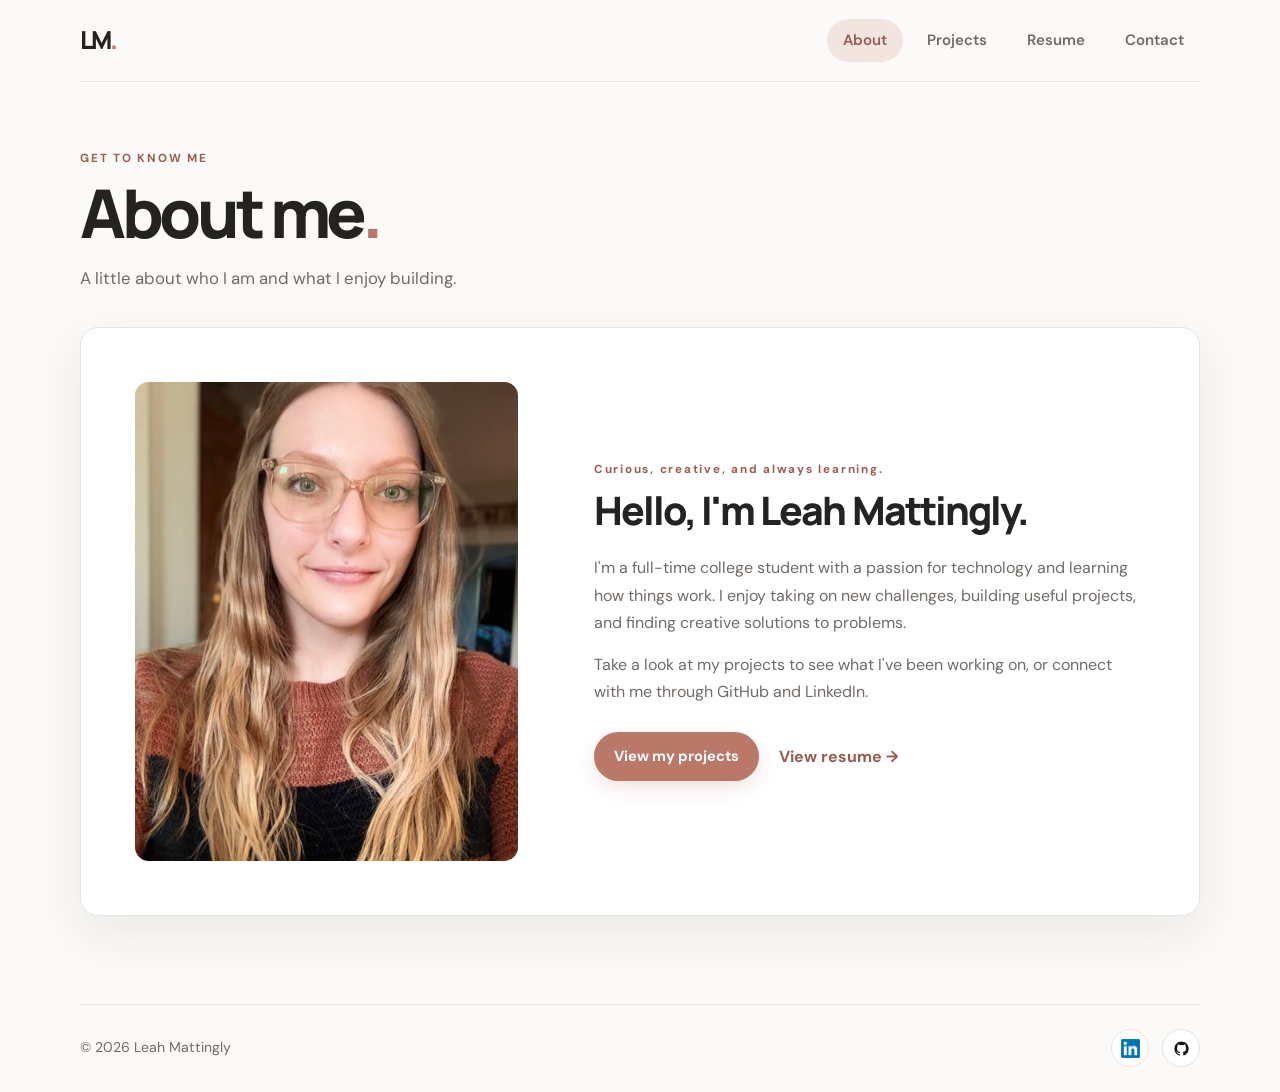
<file: index.html>
<!DOCTYPE html>
<html lang="en">
<head>
    <meta charset="UTF-8">
    <meta name="viewport" content="width=device-width, initial-scale=1.0">
    <meta name="description" content="Leah Mattingly's portfolio — web development, software projects, and professional experience.">
    <title>About | Leah Mattingly</title>
    <link rel="preconnect" href="https://fonts.googleapis.com">
    <link rel="preconnect" href="https://fonts.gstatic.com" crossorigin>
    <link href="https://fonts.googleapis.com/css2?family=DM+Sans:wght@400;500;600;700&family=Manrope:wght@500;600;700;800&display=swap" rel="stylesheet">
    <link rel="stylesheet" href="styles.css">
</head>
<body>
    <nav class="site-nav" aria-label="Main navigation">
        <a class="brand" href="index.html">LM<span>.</span></a>
        <ul class="nav-links">
            <li><a class="active" href="index.html" aria-current="page">About</a></li>
            <li><a href="projects.html">Projects</a></li>
            <li><a href="resume.html">Resume</a></li>
            <li><a href="contact.html">Contact</a></li>
        </ul>
    </nav>

    <main class="page-shell">
        <section class="page-heading">
            <p class="eyebrow">GET TO KNOW ME</p>
            <h1>About me<span>.</span></h1>
            <p class="page-intro">A little about who I am and what I enjoy building.</p>
        </section>

        <section class="about-card" aria-labelledby="about-title">
            <div class="profile-photo">
                <img src="me.jpeg" alt="Leah smiling, wearing glasses">
            </div>
            <div class="about-copy">
                <p class="eyebrow">Curious, creative, and always learning.</p>
                <h2 id="about-title">Hello, I'm Leah Mattingly<span>.</span></h2>
                <p>I'm a full-time college student with a passion for technology and learning how things work. I enjoy taking on new challenges, building useful projects, and finding creative solutions to problems.</p>
                <p I'm always looking for opportunities to strengthen my skills and turn what I'm learning into something practical.</p>
                <p>Take a look at my projects to see what I've been working on, or connect with me through GitHub and LinkedIn.</p>
                <div class="about-actions">
                    <a class="button button-primary" href="projects.html">View my projects</a>
                    <a class="text-link" href="resume.html">View resume <span aria-hidden="true">→</span></a>
                </div>
            </div>
        </section>
    </main>

    <footer class="site-footer">
        <p>© <span class="year">2026</span> Leah Mattingly</p>
        <div class="social-icons">
            <a href="www.linkedin.com/in/leah-mattingly-0b9312377" target="_blank" rel="noopener noreferrer" aria-label="LinkedIn">
                <img src="linkedin-icon.png" alt="">
            </a>
            <a href="https://github.com/lmattingly6" target="_blank" rel="noopener noreferrer" aria-label="GitHub">
                <img src="github-icon.png" alt="">
            </a>
        </div>
    </footer>
</body>
</html>
</file>
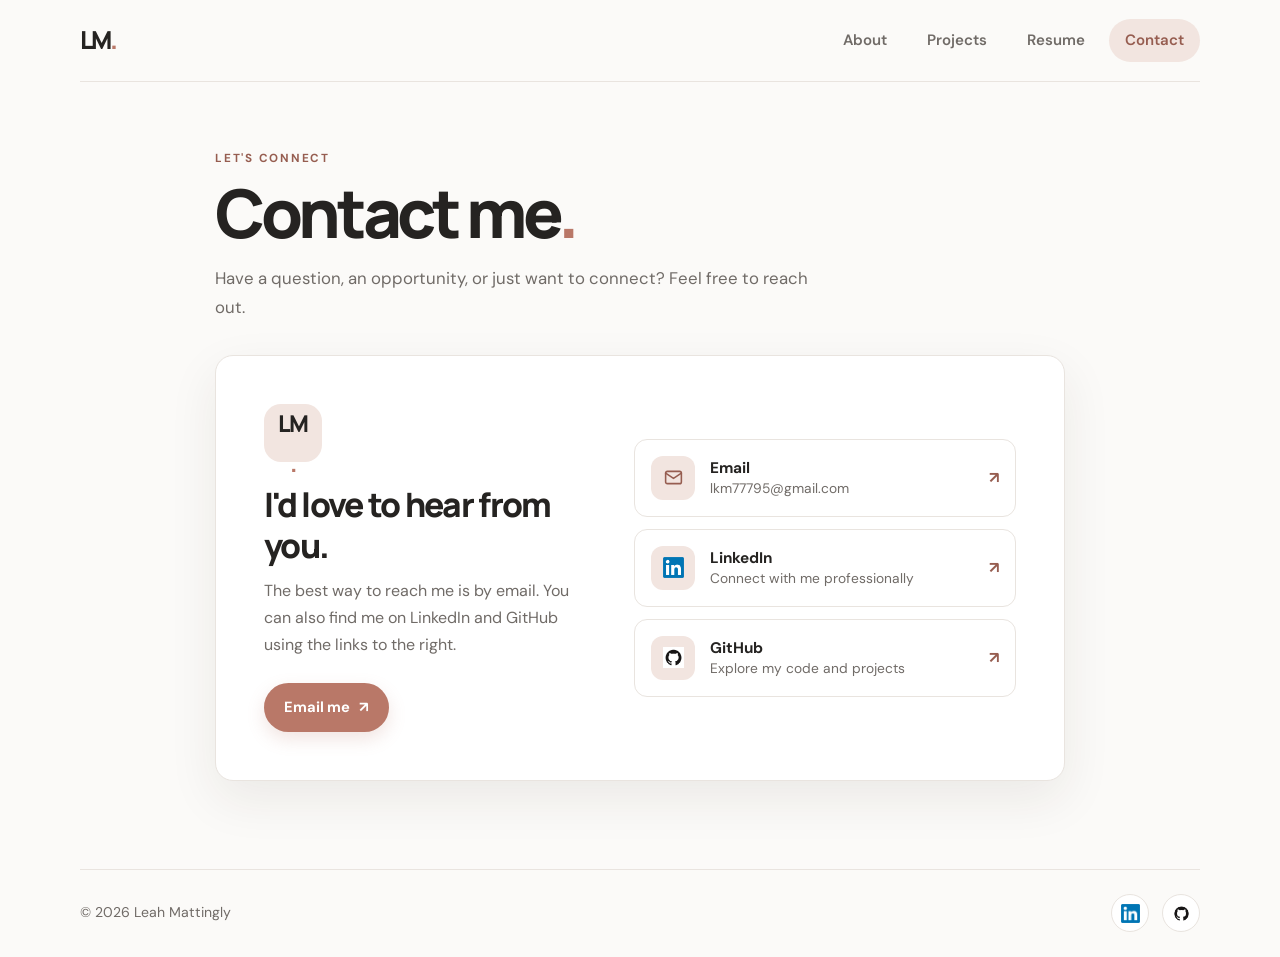
<file: contact.html>
<!DOCTYPE html>
<html lang="en">
<head>
    <meta charset="UTF-8">
    <meta name="viewport" content="width=device-width, initial-scale=1.0">
    <meta name="description" content="Contact Leah Mattingly and connect through email, LinkedIn, and GitHub.">
    <title>Contact | Leah Mattingly</title>
    <link rel="preconnect" href="https://fonts.googleapis.com">
    <link rel="preconnect" href="https://fonts.gstatic.com" crossorigin>
    <link href="https://fonts.googleapis.com/css2?family=DM+Sans:wght@400;500;600;700&family=Manrope:wght@500;600;700;800&display=swap" rel="stylesheet">
    <link rel="stylesheet" href="styles.css">
</head>
<body>
    <nav class="site-nav" aria-label="Main navigation">
        <a class="brand" href="index.html">LM<span>.</span></a>
        <ul class="nav-links">
            <li><a href="index.html">About</a></li>
            <li><a href="projects.html">Projects</a></li>
            <li><a href="resume.html">Resume</a></li>
            <li><a class="active" href="contact.html" aria-current="page">Contact</a></li>
        </ul>
    </nav>

    <main class="page-shell page-shell-narrow">
        <section class="page-heading">
            <p class="eyebrow">LET'S CONNECT</p>
            <h1>Contact me<span>.</span></h1>
            <p class="page-intro">Have a question, an opportunity, or just want to connect? Feel free to reach out.</p>
        </section>

        <section class="contact-card" aria-label="Contact information">
            <div class="contact-intro">
                <div class="contact-mark" aria-hidden="true">LM<span>.</span></div>
                <h2>I'd love to hear from you.</h2>
                <p>The best way to reach me is by email. You can also find me on LinkedIn and GitHub using the links to the right.</p>
                <a class="button button-primary" href="mailto:lmattingly6@ivytech.edu">Email me <span aria-hidden="true">↗</span></a>
            </div>

            <div class="contact-links">
                <a class="contact-link" href="mailto:lkm77795@gmail.com">
                    <span class="contact-icon" aria-hidden="true">
                        <svg viewBox="0 0 24 24" fill="none" stroke="currentColor" stroke-width="1.8" stroke-linecap="round" stroke-linejoin="round">
                            <rect x="3" y="5" width="18" height="14" rx="2"></rect>
                            <path d="m3 7 9 6 9-6"></path>
                        </svg>
                    </span>
                    <span class="contact-link-copy">
                        <strong>Email</strong>
                        <span>lkm77795@gmail.com</span>
                    </span>
                    <span class="contact-arrow" aria-hidden="true">↗</span>
                </a>

                <a class="contact-link" href="www.linkedin.com/in/leah-mattingly-0b9312377" target="_blank" rel="noopener noreferrer">
                    <span class="contact-icon social-contact-icon">
                        <img src="linkedin-icon.png" alt="">
                    </span>
                    <span class="contact-link-copy">
                        <strong>LinkedIn</strong>
                        <span>Connect with me professionally</span>
                    </span>
                    <span class="contact-arrow" aria-hidden="true">↗</span>
                </a>

                <a class="contact-link" href="https://github.com/lmattingly6" target="_blank" rel="noopener noreferrer">
                    <span class="contact-icon social-contact-icon">
                        <img src="github-icon.png" alt="">
                    </span>
                    <span class="contact-link-copy">
                        <strong>GitHub</strong>
                        <span>Explore my code and projects</span>
                    </span>
                    <span class="contact-arrow" aria-hidden="true">↗</span>
                </a>
            </div>
        </section>
    </main>

    <footer class="site-footer">
        <p>© <span class="year">2026</span> Leah Mattingly</p>
        <div class="social-icons">
            <a href="www.linkedin.com/in/leah-mattingly-0b9312377" target="_blank" rel="noopener noreferrer" aria-label="LinkedIn">
                <img src="linkedin-icon.png" alt="">
            </a>
            <a href="https://github.com/lmattingly6" target="_blank" rel="noopener noreferrer" aria-label="GitHub">
                <img src="github-icon.png" alt="">
            </a>
        </div>
    </footer>
</body>
</html>
</file>
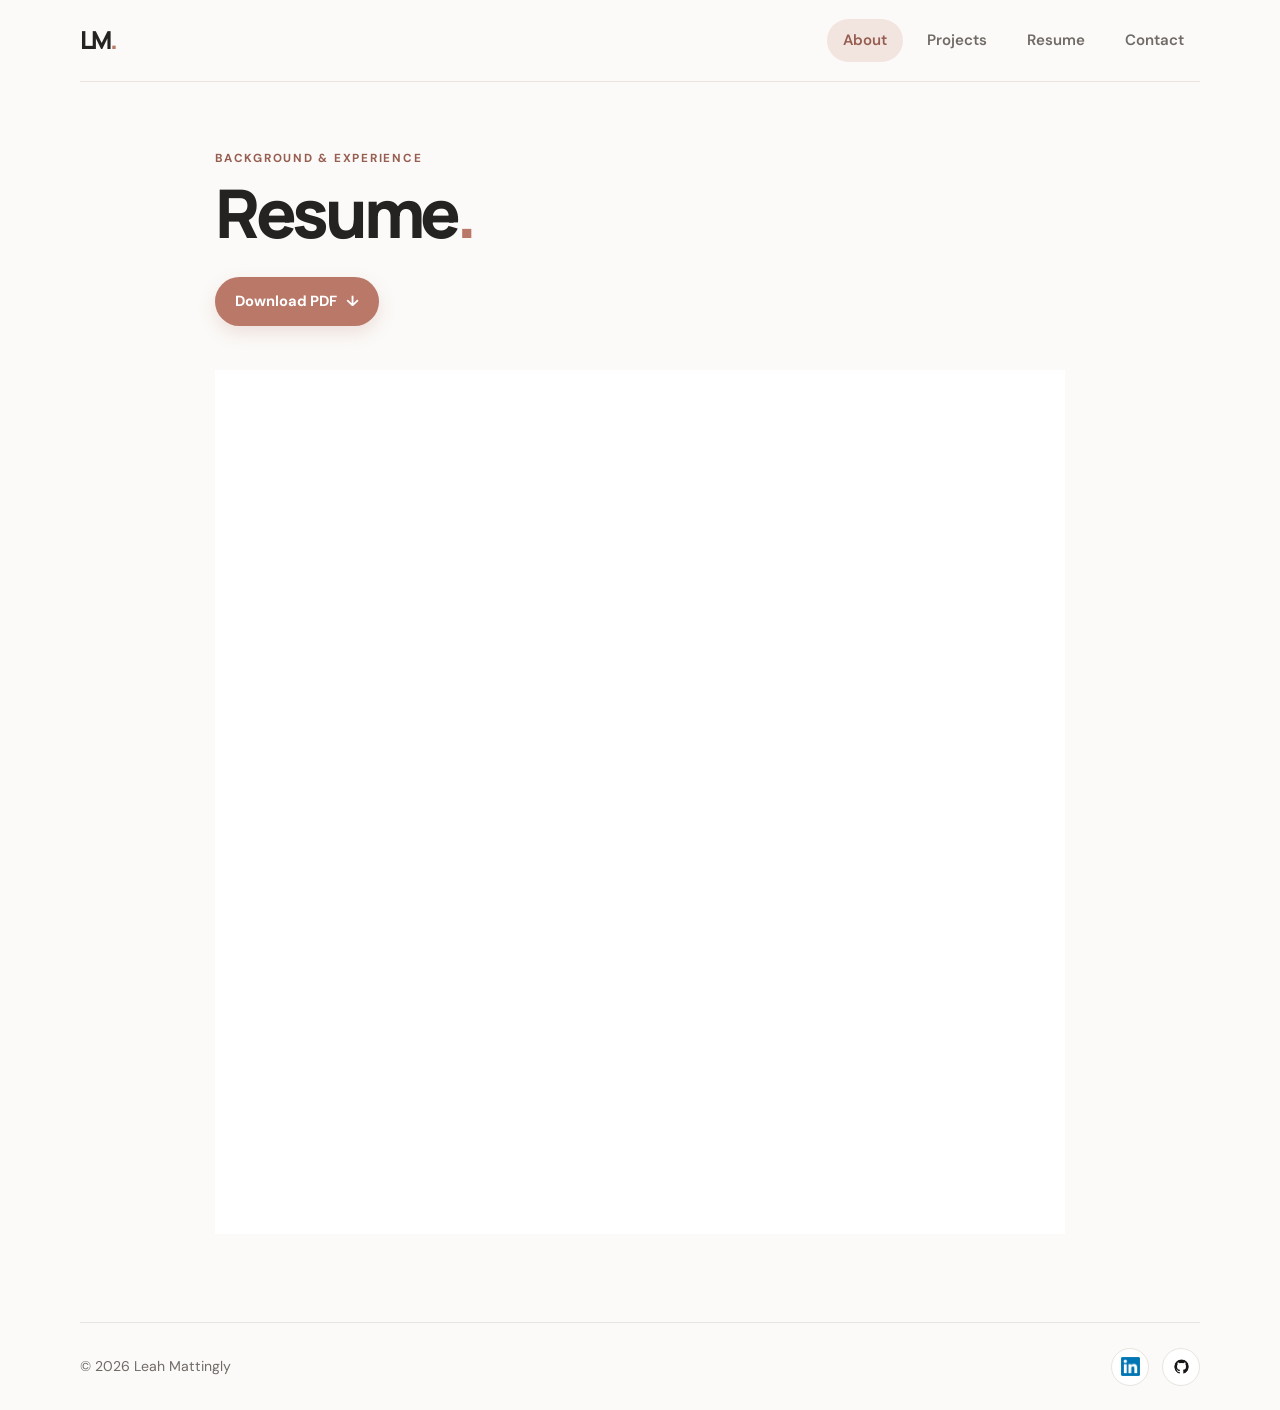
<file: resume.html>
<!DOCTYPE html>
<html lang="en">
<head>
    <meta charset="UTF-8">
    <meta name="viewport" content="width=device-width, initial-scale=1.0">
    <meta name="description" content="Education and professional background for Leah Mattingly.">
    <title>Resume | Leah Mattingly</title>
    <link rel="preconnect" href="https://fonts.googleapis.com">
    <link rel="preconnect" href="https://fonts.gstatic.com" crossorigin>
    <link href="https://fonts.googleapis.com/css2?family=DM+Sans:wght@400;500;600;700&family=Manrope:wght@500;600;700;800&display=swap" rel="stylesheet">
    <link rel="stylesheet" href="styles.css">
</head>
<body>
    <nav class="site-nav" aria-label="Main navigation">
        <a class="brand" href="index.html">LM<span>.</span></a>
        <ul class="nav-links">
            <li><a class="active" href="index.html" aria-current="page">About</a></li>
            <li><a href="projects.html">Projects</a></li>
            <li><a href="resume.html">Resume</a></li>
            <li><a href="contact.html">Contact</a></li>
        </ul>
    </nav>

    <main class="page-shell page-shell-narrow">
        <section class="page-heading">
            <p class="eyebrow">BACKGROUND & EXPERIENCE</p>
            <h1>Resume<span>.</span></h1>
            <br>
                <div class="resume-download">
                <a class="button button-primary" href="Resume-LeahMattingly.pdf" download>Download PDF <span aria-hidden="true">↓</span></a>
                </div>
        </section>
          
            </section>
<!-- Microsoft Resume Embed -->
<iframe
    id="resumeFrame"
    src="Resume-LeahMattingly.pdf#toolbar=0&navpanes=0&zoom=100"
    width="100%"
    height="864"
    title="Resume PDF"
    onload="hideResumeLoader()">
</iframe>
    </main>

    <footer class="site-footer">
        <p>© <span class="year">2026</span> Leah Mattingly</p>
        <div class="social-icons">
            <a href="www.linkedin.com/in/leah-mattingly-0b9312377" target="_blank" rel="noopener noreferrer" aria-label="LinkedIn">
                <img src="linkedin-icon.png" alt="">
            </a>
            <a href="https://github.com/lmattingly6" target="_blank" rel="noopener noreferrer" aria-label="GitHub">
                <img src="github-icon.png" alt="">
            </a>
        </div>
        
    </footer>


</body>
</html>
</file>
<file: styles.css>
/* Leah Mattingly — responsive portfolio */
:root {
    --ink: #252321;
    --muted: #706b67;
    --paper: #fbfaf8;
    --surface: #ffffff;
    --accent: #b97868;
    --accent-dark: #965d50;
    --accent-soft: #f2e5e0;
    --line: #e9e4df;
    --shadow: 0 18px 50px rgba(47, 37, 31, 0.08);
    --radius: 18px;
}

* {
    box-sizing: border-box;
}

html {
    scroll-behavior: smooth;
}

body {
    margin: 0;
    min-height: 100vh;
    display: flex;
    flex-direction: column;
    background: var(--paper);
    color: var(--ink);
    font-family: "DM Sans", Arial, sans-serif;
    font-size: 16px;
    line-height: 1.7;
}

a {
    color: inherit;
}

.site-nav {
    width: min(1120px, calc(100% - 48px));
    min-height: 82px;
    margin: 0 auto;
    display: flex;
    align-items: center;
    justify-content: space-between;
    gap: 24px;
    border-bottom: 1px solid var(--line);
}

.brand {
    color: var(--ink);
    font-family: "Manrope", sans-serif;
    font-size: 1.55rem;
    font-weight: 800;
    letter-spacing: -0.08em;
    text-decoration: none;
}

.brand span,
.page-heading h1 span {
    color: var(--accent);
}

.nav-links {
    display: flex;
    align-items: center;
    gap: 8px;
    margin: 0;
    padding: 0;
    list-style: none;
}

.nav-links a {
    display: inline-block;
    padding: 9px 16px;
    border-radius: 999px;
    color: var(--muted);
    font-size: 0.94rem;
    font-weight: 600;
    text-decoration: none;
    transition: color 160ms ease, background-color 160ms ease;
}

.nav-links a:hover,
.nav-links a:focus-visible {
    color: var(--accent-dark);
    background: var(--accent-soft);
}

.nav-links a.active {
    color: var(--accent-dark);
    background: var(--accent-soft);
}

.page-shell {
    width: min(1120px, calc(100% - 48px));
    margin: 0 auto;
    padding: 68px 0 88px;
    flex: 1;
}

.page-shell-narrow {
    width: min(850px, calc(100% - 48px));
}

.page-heading {
    margin-bottom: 34px;
}

.eyebrow {
    margin: 0 0 10px;
    color: var(--accent-dark);
    font-size: 0.73rem;
    font-weight: 700;
    letter-spacing: 0.15em;
    line-height: 1.4;
}

.page-heading h1 {
    margin: 0;
    font-family: "Manrope", sans-serif;
    font-size: clamp(2.5rem, 6vw, 4.2rem);
    font-weight: 800;
    letter-spacing: -0.065em;
    line-height: 1.1;
}


.page-intro {
    max-width: 620px;
    margin: 14px 0 0;
    color: var(--muted);
    font-size: 1.05rem;
}

.about-card {
    display: grid;
    grid-template-columns: minmax(260px, 0.82fr) minmax(0, 1.18fr);
    align-items: center;
    gap: clamp(32px, 6vw, 76px);
    padding: clamp(24px, 5vw, 54px);
    border: 1px solid var(--line);
    border-radius: var(--radius);
    background: var(--surface);
    box-shadow: var(--shadow);
}

.profile-photo {
    overflow: hidden;
    aspect-ratio: 4 / 5;
    border-radius: 14px;
    background: var(--accent-soft);
}

.profile-photo img {
    display: block;
    width: 100%;
    height: 100%;
    object-fit: cover;
    object-position: center 35%;
}

.about-copy h2 {
    margin: 0 0 20px;
    font-family: "Manrope", sans-serif;
    font-size: clamp(1.7rem, 3.3vw, 2.45rem);
    font-weight: 800;
    letter-spacing: -0.05em;
    line-height: 1.2;
}

.about-copy p:not(.eyebrow) {
    margin: 0 0 15px;
    color: var(--muted);
}

.about-actions {
    display: flex;
    align-items: center;
    flex-wrap: wrap;
    gap: 20px;
    margin-top: 27px;
}

.button {
    display: inline-flex;
    align-items: center;
    justify-content: center;
    gap: 9px;
    min-height: 46px;
    padding: 11px 19px;
    border: 1px solid transparent;
    border-radius: 999px;
    font-size: 0.92rem;
    font-weight: 700;
    text-decoration: none;
    transition: background-color 160ms ease, transform 160ms ease, box-shadow 160ms ease;
}

.button:hover {
    transform: translateY(-2px);
}

.button-primary {
    background: var(--accent);
    color: #fff;
    box-shadow: 0 7px 18px rgba(185, 120, 104, 0.2);
}

.button-primary:hover,
.button-primary:focus-visible {
    background: var(--accent-dark);
}

.text-link,
.inline-link {
    color: var(--accent-dark);
    font-weight: 700;
    text-decoration: none;
}

.text-link:hover,
.inline-link:hover {
    text-decoration: underline;
    text-underline-offset: 4px;
}

.project-grid {
    display: grid;
    grid-template-columns: repeat(2, minmax(0, 1fr));
    gap: 26px;
}

.project-card {
    overflow: hidden;
    display: flex;
    flex-direction: column;
    min-width: 0;
    border: 1px solid var(--line);
    border-radius: var(--radius);
    background: var(--surface);
    box-shadow: var(--shadow);
    text-decoration: none;
    transition: transform 180ms ease, box-shadow 180ms ease;
}

.project-card:hover {
    transform: translateY(-5px);
    box-shadow: 0 22px 55px rgba(47, 37, 31, 0.12);
}

.project-image {
    display: block;
    width: 100%;
    aspect-ratio: 16 / 9;
    object-fit: cover;
    background: var(--accent-soft);
}

.project-details {
    padding: 25px;
}

.project-type {
    margin: 0 0 7px;
    color: var(--accent-dark);
    font-size: 0.72rem;
    font-weight: 700;
    letter-spacing: 0.13em;
}

.project-details h2 {
    margin: 0 0 9px;
    font-family: "Manrope", sans-serif;
    font-size: 1.35rem;
    letter-spacing: -0.035em;
}

.project-details p:not(.project-type) {
    margin: 0 0 18px;
    color: var(--muted);
}

.card-link {
    color: var(--accent-dark);
    font-size: 0.9rem;
    font-weight: 700;
}

.resume-container {
    padding: clamp(24px, 5vw, 44px);
    border: 1px solid var(--line);
    border-radius: var(--radius);
    background: var(--surface);
    box-shadow: var(--shadow);
}

.resume-section {
    padding: 0 0 25px;
    margin: 0 0 25px;
    border-bottom: 1px solid var(--line);
}

.resume-section h2 {
    margin: 0 0 12px;
    font-family: "Manrope", sans-serif;
    font-size: 1.45rem;
    letter-spacing: -0.035em;
}

.resume-section h3 {
    margin: 0;
    font-size: 1rem;
    font-weight: 700;
    font-style: italic;
}

.resume-section p {
    margin: 5px 0;
    color: var(--muted);
}

.resume-meta,
.placeholder-note {
    color: var(--muted);
    font-size: 0.95rem;
}

.resume-entry + .resume-entry {
    margin-top: 18px;
}

.resume-download {
    padding-bottom: 4px;
    margin: 0 0 40px;
    text-align: left;
}
#resumeFrame {
    display: block;
    width: 100%;
    height: 864px;
    border: none;
    background: #ffffff;
}

@media (max-width: 768px) {
    #resumeFrame {
        height: 700px;
    }
}

@media (max-width: 480px) {
    #resumeFrame {
        height: 600px;
    }
}

.site-footer {
    width: min(1120px, calc(100% - 48px));
    min-height: 88px;
    margin: 0 auto;
    display: flex;
    align-items: center;
    justify-content: space-between;
    gap: 20px;
    border-top: 1px solid var(--line);
}

.site-footer p {
    margin: 0;
    color: var(--muted);
    font-size: 0.88rem;
}

.social-icons {
    display: flex;
    align-items: center;
    gap: 13px;
}

.social-icons a {
    display: grid;
    width: 38px;
    height: 38px;
    place-items: center;
    border: 1px solid var(--line);
    border-radius: 50%;
    background: var(--surface);
    transition: border-color 160ms ease, transform 160ms ease;
}

.social-icons a:hover {
    transform: translateY(-2px);
    border-color: var(--accent);
}

.social-icons img {
    display: block;
    width: 19px;
    height: 19px;
    object-fit: contain;
}

:focus-visible {
    outline: 3px solid rgba(185, 120, 104, 0.55);
    outline-offset: 3px;
}

@media (max-width: 720px) {
    .site-nav {
        min-height: 74px;
        width: min(100% - 32px, 1120px);
    }

    .nav-links {
        gap: 2px;
    }

    .nav-links a {
        padding: 8px 11px;
        font-size: 0.88rem;
    }

    .page-shell,
    .page-shell-narrow {
        width: min(100% - 32px, 1120px);
        padding: 48px 0 62px;
    }

    .about-card {
        grid-template-columns: 1fr;
        gap: 28px;
        padding: 22px;
    }

    .profile-photo {
        width: min(100%, 390px);
        margin: 0 auto;
        aspect-ratio: 4 / 3;
    }

    .project-grid {
        grid-template-columns: 1fr;
        gap: 20px;
    }
}

@media (max-width: 420px) {
    .site-nav {
        width: calc(100% - 28px);
        gap: 12px;
    }

    .nav-links a {
        padding: 7px 8px;
        font-size: 0.82rem;
    }

    .page-shell,
    .page-shell-narrow {
        width: calc(100% - 28px);
    }

    .about-actions {
        align-items: flex-start;
        flex-direction: column;
        gap: 14px;
    }

    .site-footer {
        width: calc(100% - 28px);
    }
}

@media (prefers-reduced-motion: reduce) {
    *,
    *::before,
    *::after {
        scroll-behavior: auto !important;
        transition-duration: 0.01ms !important;
        animation-duration: 0.01ms !important;
        animation-iteration-count: 1 !important;
    }
}


/* Contact page */
.contact-card {
    display: grid;
    grid-template-columns: 0.9fr 1.1fr;
    gap: clamp(28px, 5vw, 58px);
    padding: clamp(25px, 5vw, 48px);
    border: 1px solid var(--line);
    border-radius: var(--radius);
    background: var(--surface);
    box-shadow: var(--shadow);
}

.contact-intro {
    align-self: center;
}

.contact-mark {
    display: grid;
    width: 58px;
    height: 58px;
    margin-bottom: 22px;
    place-items: center;
    border-radius: 17px;
    background: var(--accent-soft);
    color: var(--ink);
    font-family: "Manrope", sans-serif;
    font-size: 1.45rem;
    font-weight: 800;
    letter-spacing: -0.08em;
}

.contact-mark span {
    color: var(--accent);
}

.contact-intro h2 {
    margin: 0 0 12px;
    font-family: "Manrope", sans-serif;
    font-size: clamp(1.6rem, 3vw, 2.1rem);
    font-weight: 800;
    letter-spacing: -0.05em;
    line-height: 1.2;
}

.contact-intro p {
    margin: 0 0 24px;
    color: var(--muted);
}

.contact-links {
    display: flex;
    flex-direction: column;
    justify-content: center;
    gap: 12px;
}

.contact-link {
    display: flex;
    align-items: center;
    gap: 15px;
    min-width: 0;
    padding: 16px;
    border: 1px solid var(--line);
    border-radius: 13px;
    background: #fff;
    text-decoration: none;
    transition: border-color 160ms ease, transform 160ms ease, background-color 160ms ease;
}

.contact-link:hover {
    transform: translateY(-2px);
    border-color: var(--accent);
    background: #fffdfc;
}

.contact-icon {
    display: grid;
    flex: 0 0 44px;
    width: 44px;
    height: 44px;
    place-items: center;
    border-radius: 12px;
    background: var(--accent-soft);
    color: var(--accent-dark);
}

.contact-icon svg {
    width: 21px;
    height: 21px;
}

.social-contact-icon img {
    display: block;
    width: 21px;
    height: 21px;
    object-fit: contain;
}

.contact-link-copy {
    display: flex;
    flex: 1;
    min-width: 0;
    flex-direction: column;
    line-height: 1.45;
}

.contact-link-copy strong {
    color: var(--ink);
    font-size: 0.96rem;
}

.contact-link-copy span {
    overflow-wrap: anywhere;
    color: var(--muted);
    font-size: 0.86rem;
}

.contact-arrow {
    color: var(--accent-dark);
    font-weight: 700;
}

@media (max-width: 720px) {
    .contact-card {
        grid-template-columns: 1fr;
        gap: 30px;
    }
}

@media (max-width: 420px) {
    .contact-link {
        gap: 11px;
        padding: 13px;
    }

    .contact-icon {
        flex-basis: 40px;
        width: 40px;
        height: 40px;
    }
}
/* Loading Popup */
.loading-overlay {
    position: fixed;
    inset: 0;
    background: rgba(15, 23, 42, 0.75);
    backdrop-filter: blur(5px);
    display: flex;
    justify-content: center;
    align-items: center;
    z-index: 9999;
    transition: opacity 0.4s ease, visibility 0.4s ease;
}

.loading-overlay.hidden {
    opacity: 0;
    visibility: hidden;
    pointer-events: none;
}

.loading-content {
    background: #ffffff;
    padding: 40px;
    border-radius: 14px;
    text-align: center;
    width: 90%;
    max-width: 350px;
    box-shadow: 0 15px 40px rgba(0, 0, 0, 0.2);
}

.loading-content h2 {
    font-size: 20px;
    margin: 20px 0 8px;
}

.loading-content p {
    color: #64748b;
    font-size: 14px;
}

/* Animated Spinner */
.loader {
    width: 42px;
    height: 42px;
    border: 4px solid #e2e8f0;
    border-top: 4px solid #64748b;
    border-radius: 50%;
    animation: spin 0.8s linear infinite;
    margin: 0 auto;
}

@keyframes spin {
    to {
        transform: rotate(360deg);
    }
}
</file>
